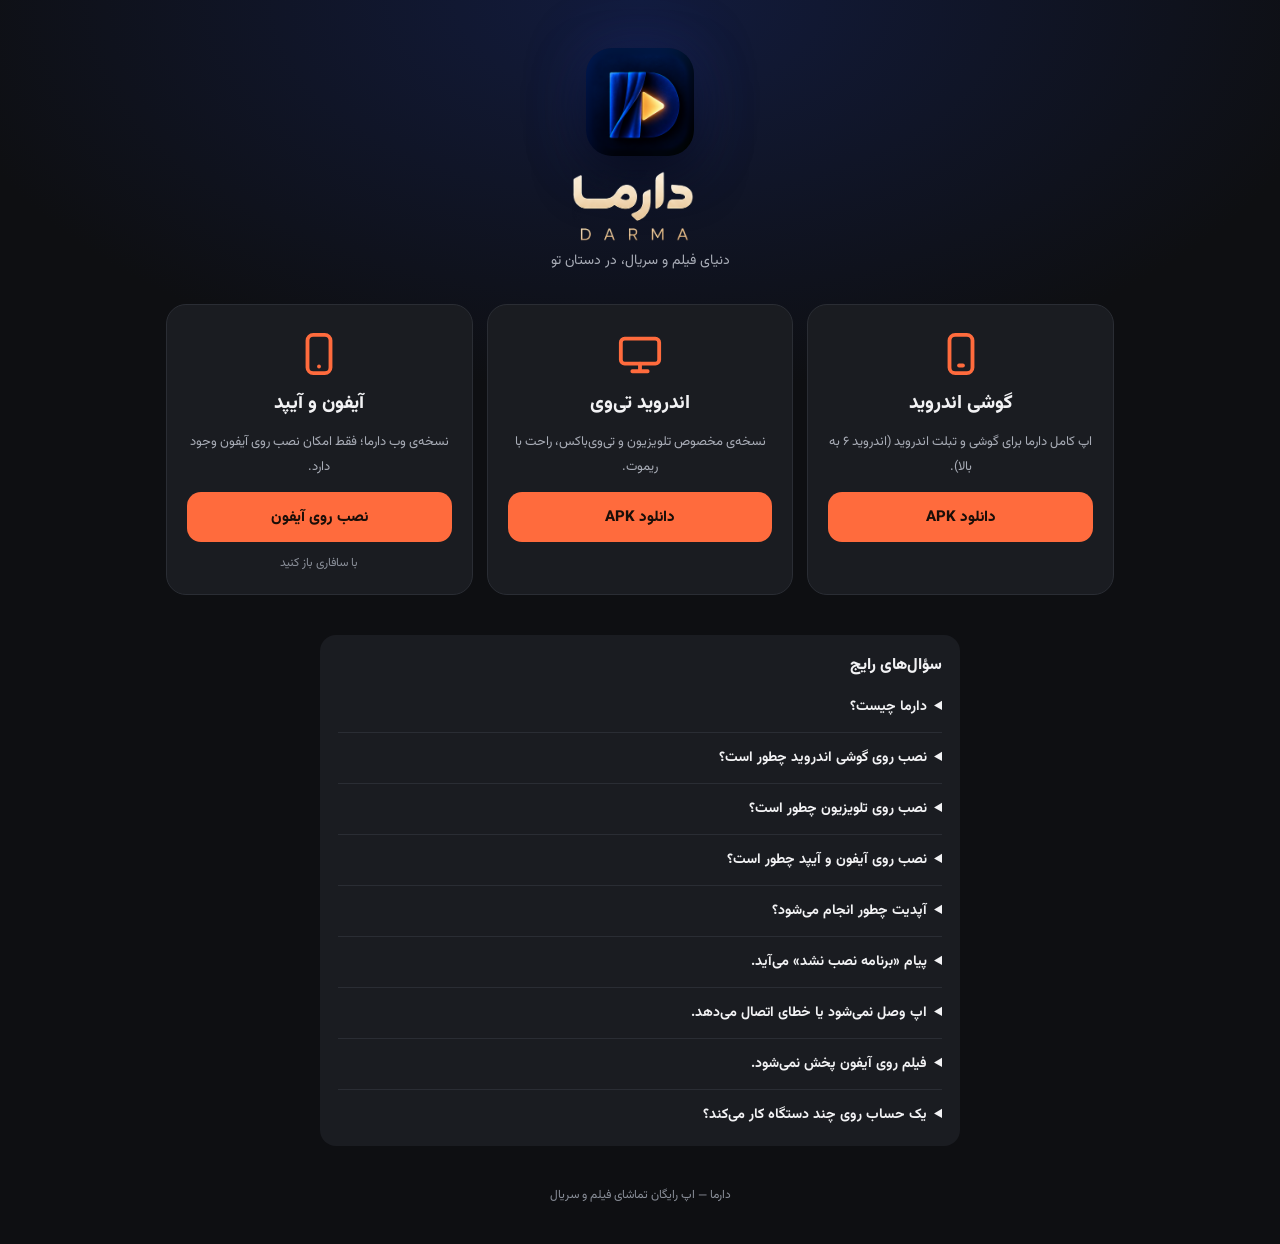
<file: index.html>
<!doctype html><html lang="fa" dir="rtl"><head><meta charset="utf-8"><meta http-equiv="Content-Security-Policy" content="default-src 'self'; script-src 'self'; style-src 'self' 'unsafe-inline'; img-src 'self' data:; font-src 'self'; object-src 'none'; frame-src 'none'; base-uri 'none'; form-action 'none'"><meta name="referrer" content="no-referrer"><meta name="viewport" content="width=device-width, initial-scale=1, viewport-fit=cover"><meta name="theme-color" content="#0E0F12"><meta name="description" content="دانلود رایگان اپ دارما برای تماشای آنلاین فیلم و سریال؛ نسخه‌ی گوشی اندروید، اندروید تی‌وی و آیفون، بدون تبلیغات و با همگام‌سازی بین دستگاه‌ها."><title>دارما | اپ تماشای فیلم و سریال برای اندروید، تلویزیون و آیفون</title><link rel="canonical" href="https://drcy63r.github.io/darma/"><meta name="robots" content="index, follow, max-image-preview:large"><meta name="google-site-verification" content="kXoTDj8hW6TkJNqLlJLl7bXmVuVTGxpjLCZeo1vr07A"><meta property="og:type" content="website"><meta property="og:site_name" content="دارما"><meta property="og:title" content="دارما | اپ تماشای فیلم و سریال"><meta property="og:description" content="دانلود رایگان اپ دارما برای تماشای آنلاین فیلم و سریال؛ نسخه‌ی گوشی اندروید، اندروید تی‌وی و آیفون، بدون تبلیغات و با همگام‌سازی بین دستگاه‌ها."><meta property="og:url" content="https://drcy63r.github.io/darma/"><meta property="og:image" content="https://drcy63r.github.io/darma/app/icons/icon-512.png"><meta property="og:image:width" content="512"><meta property="og:image:height" content="512"><meta property="og:locale" content="fa_IR"><meta name="twitter:card" content="summary"><meta name="twitter:title" content="دارما | اپ تماشای فیلم و سریال"><meta name="twitter:description" content="دانلود رایگان اپ دارما برای تماشای آنلاین فیلم و سریال؛ نسخه‌ی گوشی اندروید، اندروید تی‌وی و آیفون، بدون تبلیغات و با همگام‌سازی بین دستگاه‌ها."><meta name="twitter:image" content="https://drcy63r.github.io/darma/app/icons/icon-512.png"><meta name="application-name" content="دارما"><script type="application/ld+json">{"@context":"https://schema.org","@graph":[{"@type":"WebSite","name":"دارما","alternateName":["Darma","اپ دارما","Darma App"],"url":"https://drcy63r.github.io/darma/","inLanguage":"fa"},{"@type":"MobileApplication","name":"دارما","alternateName":["Darma","اپ دارما"],"url":"https://drcy63r.github.io/darma/","description":"دانلود رایگان اپ دارما برای تماشای آنلاین فیلم و سریال؛ نسخه‌ی گوشی اندروید، اندروید تی‌وی و آیفون، بدون تبلیغات و با همگام‌سازی بین دستگاه‌ها.","image":"https://drcy63r.github.io/darma/app/icons/icon-512.png","operatingSystem":"Android, Android TV, iOS","applicationCategory":"EntertainmentApplication","softwareVersion":"2.6","downloadUrl":"https://drcy63r.github.io/darma/Darma-v2.6.apk","inLanguage":"fa","offers":{"@type":"Offer","price":"0","priceCurrency":"USD"}}]}</script><link rel="icon" href="app/icons/icon-192.png"><link rel="apple-touch-icon" href="app/icons/apple-touch-icon.png"><style>@font-face{font-family:Vazirmatn;font-weight:400;font-display:swap;src:url(app/fonts/vazirmatn-regular.woff2) format("woff2")}@font-face{font-family:Vazirmatn;font-weight:700;font-display:swap;src:url(app/fonts/vazirmatn-bold.woff2) format("woff2")}@font-face{font-family:Vazirmatn;font-weight:800;font-display:swap;src:url(app/fonts/vazirmatn-extrabold.woff2) format("woff2")}:root{--bg: #0E0F12;--surface: #1A1C21;--surface-high: #24262C;--border: #2A2D34;--text: #F2F2F4;--text2: #C9CCD4;--muted: #A9ADB7;--faint: #8A8F99;--accent: #FF6B3D;--on-accent: #1A0E08}*{box-sizing:border-box}html,body{margin:0;background:var(--bg);color:var(--text);font-family:Vazirmatn,Tahoma,sans-serif}body{background:radial-gradient(ellipse 80% 45% at 50% 0%,#121B3D 0%,var(--bg) 70%) no-repeat,var(--bg);min-height:100vh}a{color:inherit;text-decoration:none}:focus-visible{outline:2px solid #fff;outline-offset:3px;border-radius:12px}.wrap{max-width:980px;margin:0 auto;padding:48px 16px 40px;display:flex;flex-direction:column;align-items:center;gap:14px;text-align:center}.logo{width:108px;height:108px;border-radius:26px;box-shadow:0 20px 50px #0009,0 0 60px #2846c859}.wordmark{height:72px}.slogan{margin:-6px 0 0;font-size:14px;font-weight:400;color:var(--muted)}.cards{width:100%;display:grid;grid-template-columns:repeat(auto-fit,minmax(260px,1fr));gap:14px;margin-top:18px}.card{position:relative;display:flex;flex-direction:column;align-items:center;gap:12px;padding:26px 20px 22px;border-radius:20px;background:var(--surface);border:1px solid var(--border)}.card.mine{border-color:var(--accent)}.card .tag{position:absolute;top:12px;left:12px;font-size:11px;font-weight:700;padding:2px 9px;border-radius:7px;background:var(--accent);color:var(--on-accent)}.card svg.big{width:46px;height:46px;color:var(--accent)}.card h2{margin:0;font-size:19px;font-weight:800}.card p{margin:0;font-size:13px;color:var(--muted);line-height:1.9;min-height:50px}.btn{width:100%;height:50px;border-radius:14px;display:inline-flex;align-items:center;justify-content:center;gap:8px;font-weight:800;font-size:15px;background:var(--accent);color:var(--on-accent)}.btn svg{width:20px;height:20px}.btn.ghost{background:var(--surface-high);color:var(--text)}.meta{font-size:12px;color:var(--faint)}.faq{width:100%;max-width:640px;margin-top:26px;background:var(--surface);border-radius:16px;padding:6px 18px;text-align:right}.faq h3{margin:12px 0 4px;font-size:16px;font-weight:800}.faq details{border-top:1px solid var(--border)}.faq details:first-of-type{border-top:0}summary{cursor:pointer;padding:14px 0;font-weight:700;font-size:14px}details ol{margin:0 0 14px;padding-right:20px;list-style:persian;color:var(--text2);line-height:2.1;font-size:14px}.gl{color:var(--accent)}footer{color:var(--faint);font-size:12px;margin-top:26px}</style></head><body><div class="wrap"><img class="logo" src="app/icons/icon-512.png" alt="لوگوی اپ دارما"><img class="wordmark" src="app/icons/wordmark.png" alt="دارما"><h1 class="slogan">دنیای فیلم و سریال، در دستان تو</h1><div class="cards"><div class="card" id="c-android"><span class="tag" hidden>گوشی شما</span><svg class="big" viewBox="0 0 24 24" aria-hidden="true"><rect x="6" y="2" width="12" height="20" rx="3" fill="none" stroke="currentColor" stroke-width="2"/><path d="M11 18h2" stroke="currentColor" stroke-width="2" stroke-linecap="round"/></svg><h2>گوشی اندروید</h2><p>اپ کامل دارما برای گوشی و تبلت اندروید (اندروید ۶ به بالا).</p><a class="btn" href="Darma-v2.6.apk" download>دانلود APK</a></div><div class="card" id="c-tv"><span class="tag" hidden>دستگاه شما</span><svg class="big" viewBox="0 0 24 24" aria-hidden="true"><rect x="2" y="4" width="20" height="13" rx="2" fill="none" stroke="currentColor" stroke-width="2"/><path d="M8 21h8M12 17v4" fill="none" stroke="currentColor" stroke-width="2" stroke-linecap="round"/></svg><h2>اندروید تی‌وی</h2><p>نسخه‌ی مخصوص تلویزیون و تی‌وی‌باکس، راحت با ریموت.</p><a class="btn" href="Darma-v2.6.apk" download>دانلود APK</a></div><div class="card" id="c-ios"><span class="tag" hidden>گوشی شما</span><svg class="big" viewBox="0 0 24 24" aria-hidden="true"><rect x="6" y="2" width="12" height="20" rx="3" fill="none" stroke="currentColor" stroke-width="2"/><circle cx="12" cy="18.5" r="1" fill="currentColor"/></svg><h2>آیفون و آیپد</h2><p>نسخه‌ی وب دارما؛ فقط امکان نصب روی آیفون وجود دارد.</p><a class="btn" href="app/">نصب روی آیفون</a><span class="meta">با سافاری باز کنید</span></div></div><section class="faq"><h3>سؤال‌های رایج</h3><details><summary>دارما چیست؟</summary><ol><li>دارما یک اپلیکیشن رایگان برای تماشای آنلاین فیلم و سریال است که روی گوشی اندروید، اندروید تی‌وی و تی‌وی‌باکس، و آیفون و آیپد کار می‌کند.</li><li>اپ دارما کاملاً رایگان است، تبلیغات ندارد و برای تماشا لازم نیست ثبت‌نام کنید.</li><li>اگر حساب بسازید، علاقه‌مندی‌ها و ادامه‌ی تماشای فیلم‌ها و سریال‌ها بین گوشی و تلویزیون همگام می‌شود.</li></ol></details><details><summary>نصب روی گوشی اندروید چطور است؟</summary><ol><li>«دانلود APK» گوشی اندروید را بزنید و صبر کنید دانلود تمام شود.</li><li>فایل دانلودشده را باز کنید؛ اگر پرسید، اجازه‌ی نصب از این منبع را بدهید.</li><li>«نصب» را بزنید.</li><li><a class="gl" href="guide/android.html">راهنمای کامل نصب روی گوشی اندروید</a></li></ol></details><details><summary>نصب روی تلویزیون چطور است؟</summary><ol><li>همین صفحه را با مرورگر تلویزیون باز کنید و «دانلود APK» اندروید تی‌وی را بزنید.</li><li>بعد از دانلود، فایل را باز کنید و «نصب» را بزنید؛ اگر پرسید، اجازه‌ی نصب را بدهید.</li><li><a class="gl" href="guide/android-tv.html">راهنمای کامل نصب روی تلویزیون</a></li></ol></details><details><summary>نصب روی آیفون و آیپد چطور است؟</summary><ol><li>این صفحه را با <b>سافاری</b> باز کنید و «نصب روی آیفون» را بزنید.</li><li>پایین صفحه دکمه‌ی <b>اشتراک‌گذاری</b> را بزنید و <b>Add to Home Screen</b> را انتخاب کنید.</li><li>از این به بعد دارما را با آیکونش از صفحه‌ی اصلی آیفون باز کنید.</li><li><a class="gl" href="guide/iphone.html">راهنمای کامل آیفون و پخش با VLC</a></li></ol></details><details><summary>آپدیت چطور انجام می‌شود؟</summary><ol><li>اندروید و تلویزیون: وقتی نسخه‌ی تازه بیاید خود اپ خبر می‌دهد؛ APK تازه را روی همان قبلی نصب کنید، لازم نیست اول پاکش کنید.</li><li>آیفون: خودکار است؛ کافی است اپ را ببندید و دوباره باز کنید.</li></ol></details><details><summary>پیام «برنامه نصب نشد» می‌آید.</summary><ol><li>جای خالی گوشی را بررسی کنید.</li><li>اگر نسخه‌ی قبلی را از جای دیگری گرفته‌اید، اول آن را پاک کنید و دوباره نصب کنید؛ با ورود به حسابتان علاقه‌مندی‌ها و ادامه‌ی تماشا برمی‌گردند.</li></ol></details><details><summary>اپ وصل نمی‌شود یا خطای اتصال می‌دهد.</summary><ol><li>دارما فقط از داخل ایران کار می‌کند؛ اگر فیلترشکن (VPN) روشن است، خاموشش کنید.</li><li>اینترنت را بررسی کنید و «تلاش دوباره» را بزنید.</li></ol></details><details><summary>فیلم روی آیفون پخش نمی‌شود.</summary><ol><li><b>فیلترشکن (VPN) را خاموش کنید.</b> با فیلترشکن روشن، اپ باز می‌شود ولی فیلم‌ها پخش نمی‌شوند.</li><li>آیفون فیلم‌ها را خودش پخش نمی‌کند؛ اپ رایگان <b>VLC</b> را از App Store نصب کنید، دارما فیلم‌ها و تریلرها را در آن باز می‌کند.</li></ol></details><details><summary>یک حساب روی چند دستگاه کار می‌کند؟</summary><ol><li>بله؛ با یک حساب روی گوشی، تلویزیون و آیفون وارد شوید، علاقه‌مندی‌ها و ادامه‌ی تماشا همه‌جا یکی است.</li><li>برای ورود به تلویزیون: در گوشی به «حساب ← ورود به تلویزیون» بروید و کد ۶ رقمی‌ای را که تلویزیون نشان می‌دهد وارد کنید.</li></ol></details></section><footer>دارما — اپ رایگان تماشای فیلم و سریال</footer></div><script src="dl.js"></script></body></html>
</file>
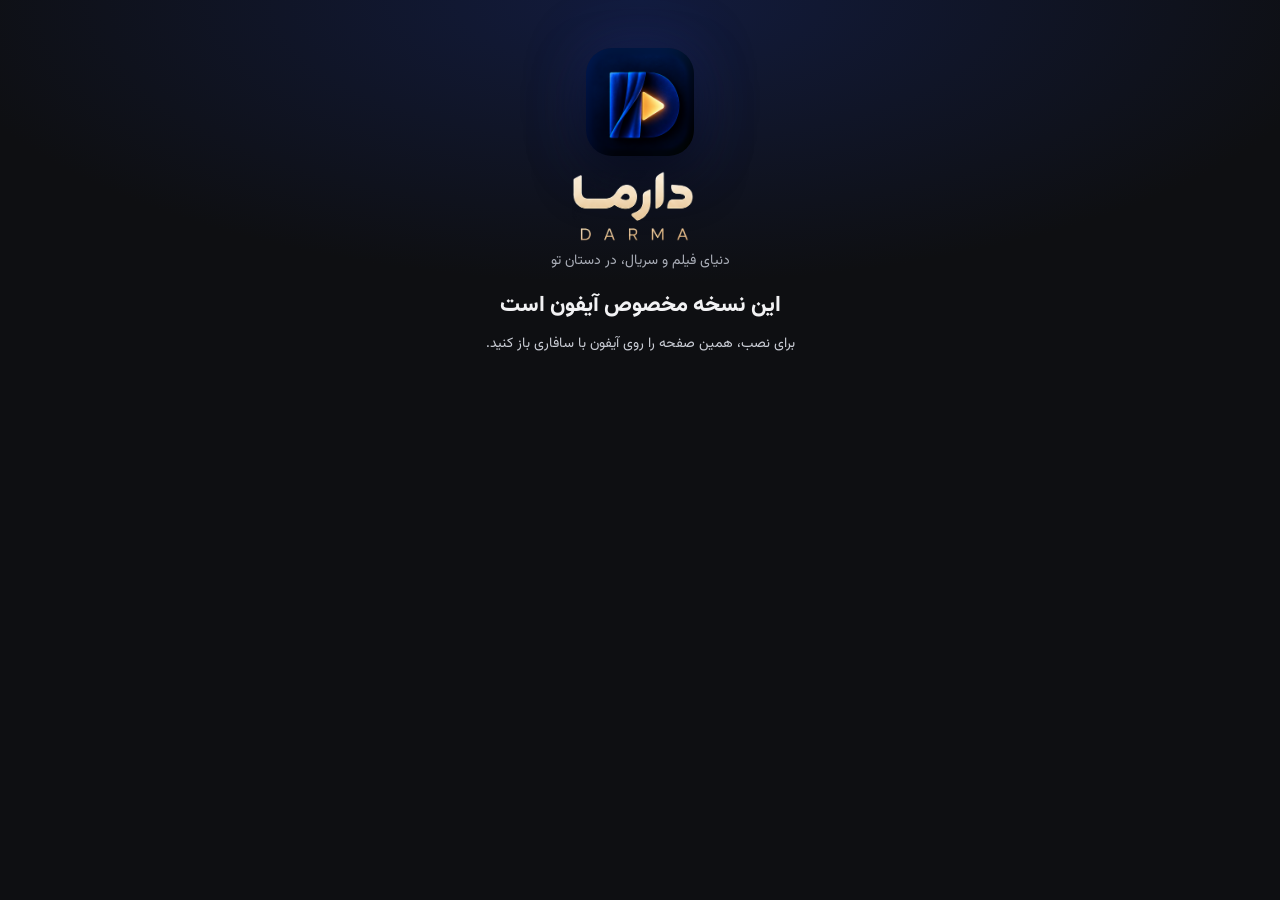
<file: app/index.html>
<!doctype html><html lang="fa" dir="rtl"><head><meta charset="utf-8"><meta http-equiv="Content-Security-Policy" content="default-src 'self'; script-src 'self'; style-src 'self' 'unsafe-inline'; img-src 'self' https: data: blob:; media-src https: blob:; connect-src 'self' https://p1.geexon.ir; font-src 'self'; manifest-src 'self'; worker-src 'self'; object-src 'none'; frame-src 'none'; base-uri 'none'; form-action 'none'"><meta name="referrer" content="no-referrer"><meta name="robots" content="noindex, follow"><meta name="viewport" content="width=device-width, initial-scale=1, maximum-scale=1, user-scalable=no, viewport-fit=cover"><meta name="theme-color" content="#0E0F12"><meta name="apple-mobile-web-app-capable" content="yes"><meta name="mobile-web-app-capable" content="yes"><meta name="apple-mobile-web-app-status-bar-style" content="black-translucent"><meta name="apple-mobile-web-app-title" content="Darma"><title>دارما</title><link rel="manifest" href="manifest.webmanifest"><link rel="icon" href="icons/icon-192.png"><link rel="apple-touch-icon" sizes="180x180" href="[data-uri]"><link rel="stylesheet" href="s.css?v=ad548fde"><script src="g.js?v=4d9a3b6e"></script></head><body><section class="install" id="install"><img class="logo" src="icons/icon-512.png" alt=""><img class="wordmark" src="icons/wordmark.png" alt="دارما"><span class="slogan">دنیای فیلم و سریال، در دستان تو</span><div class="guide" id="ios-guide" hidden><h1>نصب دارما روی آیفون</h1><p class="lead">چهار قدم ساده؛ کمتر از یک دقیقه.</p><div class="note" id="not-safari" hidden><p>این صفحه را باید با <strong>سافاری</strong> باز کنید؛ مرورگرهای دیگر آیفون نصب را پشتیبانی نمی‌کنند.</p><button class="ghost" id="copy-link" type="button">کپی لینک برای باز کردن در سافاری</button></div><ol class="steps"><li class="step"><b>۱</b><div><span>پایین صفحه دکمه‌ی <strong>اشتراک‌گذاری</strong> را بزنید.</span><span class="hint">در iOS 26 اول دکمه‌ی <svg class="ic" viewBox="0 0 24 24" aria-hidden="true"><circle cx="6" cy="12" r="1.8" fill="currentColor"/><circle cx="12" cy="12" r="1.8" fill="currentColor"/><circle cx="18" cy="12" r="1.8" fill="currentColor"/></svg> را بزنید، بعد «Share».</span></div><i class="key"><svg class="ic" viewBox="0 0 24 24" aria-hidden="true"><path d="M12 3v12M8 7l4-4 4 4M6 11H5v10h14V11h-1" fill="none" stroke="currentColor" stroke-width="2" stroke-linecap="round" stroke-linejoin="round"/></svg></i></li><li class="step"><b>۲</b><div><span>در فهرست، <strong>Add to Home Screen</strong> را بزنید.</span><span class="hint">اگر نبود، کمی پایین بروید یا «View More» را بزنید.</span></div><i class="key"><svg class="ic" viewBox="0 0 24 24" aria-hidden="true"><rect x="3.5" y="3.5" width="17" height="17" rx="4" fill="none" stroke="currentColor" stroke-width="2"/><path d="M12 8v8M8 12h8" stroke="currentColor" stroke-width="2" stroke-linecap="round"/></svg></i></li><li class="step"><b>۳</b><div><span>«Open as Web App» روشن بماند و <strong>Add</strong> را بزنید.</span></div><i class="key txt">Add</i></li><li class="step"><b>۴</b><div><span>دارما را از <strong>آیکونش روی صفحه‌ی اصلی</strong> باز کنید.</span><span class="hint">از این به بعد مثل یک اپ کامل، تمام‌صفحه باز می‌شود.</span></div><img class="key app" src="icons/apple-touch-icon.png" alt=""></li></ol><div class="pointer" id="pointer" aria-hidden="true"><svg viewBox="0 0 24 24"><path d="M12 4v15M6 13l6 6 6-6" fill="none" stroke="currentColor" stroke-width="2.4" stroke-linecap="round" stroke-linejoin="round"/></svg></div></div><div class="guide" id="other-guide" hidden><h1>این نسخه مخصوص آیفون است</h1><p class="lead" id="other-text">برای نصب، همین صفحه را روی آیفون با سافاری باز کنید.</p><a class="pbtn" id="other-btn" href="../" hidden>دانلود اپ اندروید</a></div></section><div id="app"><div id="stack"></div><nav class="navbar" aria-label="بخش‌ها" hidden></nav></div><script src="d.js?v=212c7c3a"></script></body></html>
</file>
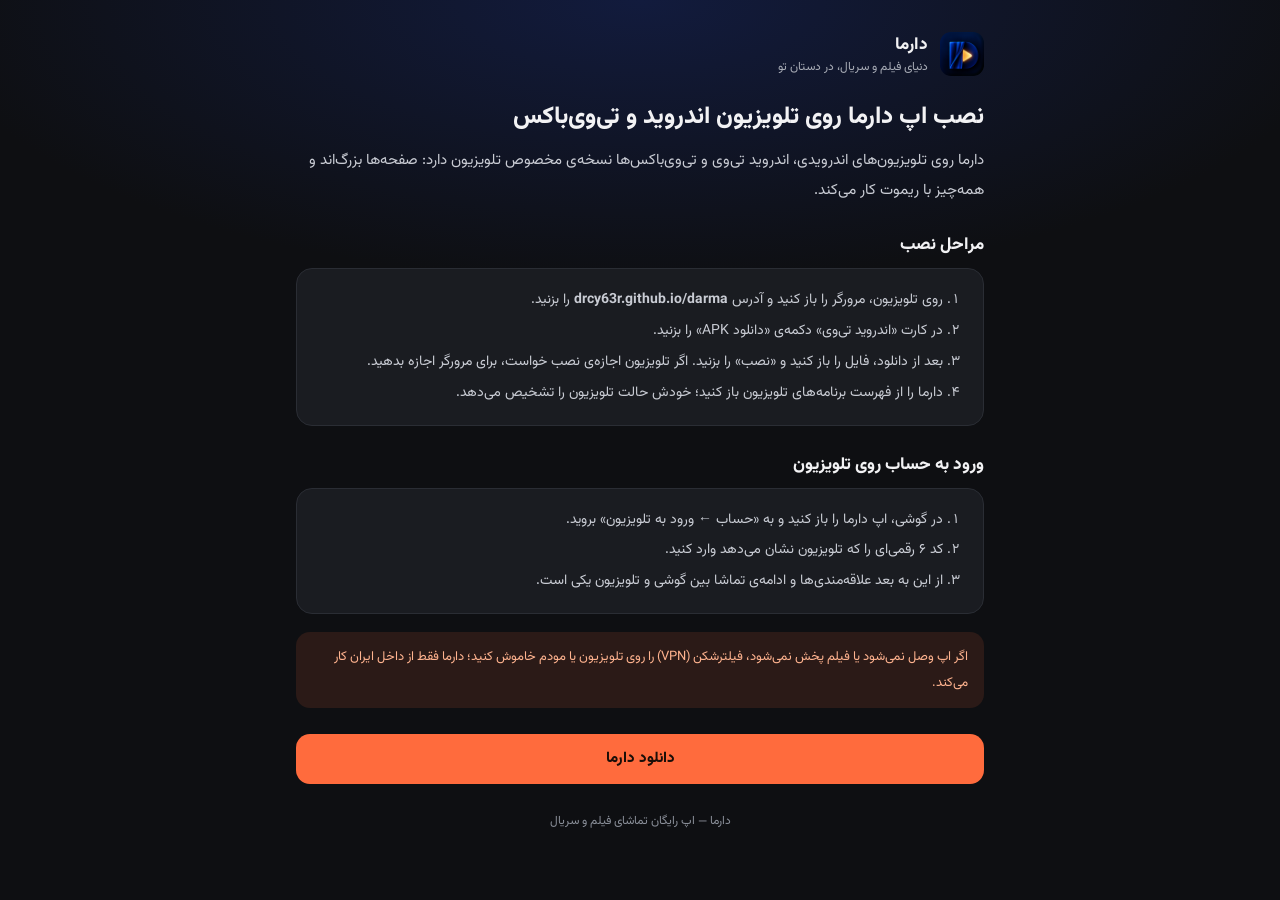
<file: guide/android-tv.html>
<!doctype html><html lang="fa" dir="rtl"><head><meta charset="utf-8"><meta http-equiv="Content-Security-Policy" content="default-src 'self'; script-src 'none'; style-src 'self'; img-src 'self' data:; font-src 'self'; object-src 'none'; frame-src 'none'; base-uri 'none'; form-action 'none'"><meta name="referrer" content="no-referrer"><meta name="viewport" content="width=device-width, initial-scale=1, viewport-fit=cover"><meta name="theme-color" content="#0E0F12"><title>نصب اپ دارما روی تلویزیون اندروید و تی‌وی‌باکس | دارما</title><meta name="description" content="آموزش نصب اپ فیلم و سریال دارما روی تلویزیون اندرویدی، اندروید تی‌وی و تی‌وی‌باکس؛ رایگان و بدون تبلیغات، با کنترل کامل با ریموت."><link rel="canonical" href="https://drcy63r.github.io/darma/guide/android-tv.html"><meta property="og:type" content="article"><meta property="og:site_name" content="دارما"><meta property="og:title" content="نصب اپ دارما روی تلویزیون اندروید و تی‌وی‌باکس"><meta property="og:description" content="آموزش نصب اپ فیلم و سریال دارما روی تلویزیون اندرویدی، اندروید تی‌وی و تی‌وی‌باکس؛ رایگان و بدون تبلیغات، با کنترل کامل با ریموت."><meta property="og:url" content="https://drcy63r.github.io/darma/guide/android-tv.html"><meta property="og:image" content="https://drcy63r.github.io/darma/app/icons/icon-512.png"><meta property="og:locale" content="fa_IR"><link rel="icon" href="../app/icons/icon-192.png"><link rel="stylesheet" href="guide.css"></head><body><div class="wrap"><a class="top" href="../"><img src="../app/icons/icon-192.png" alt="لوگوی اپ دارما"><div><b>دارما</b><span>دنیای فیلم و سریال، در دستان تو</span></div></a><h1>نصب اپ دارما روی تلویزیون اندروید و تی‌وی‌باکس</h1><p class="lead">دارما روی تلویزیون‌های اندرویدی، اندروید تی‌وی و تی‌وی‌باکس‌ها نسخه‌ی مخصوص تلویزیون دارد: صفحه‌ها بزرگ‌اند و همه‌چیز با ریموت کار می‌کند.</p><h2>مراحل نصب</h2><div class="box"><ol><li>روی تلویزیون، مرورگر را باز کنید و آدرس <b>drcy63r.github.io/darma</b> را بزنید.</li><li>در کارت «اندروید تی‌وی» دکمه‌ی «دانلود APK» را بزنید.</li><li>بعد از دانلود، فایل را باز کنید و «نصب» را بزنید. اگر تلویزیون اجازه‌ی نصب خواست، برای مرورگر اجازه بدهید.</li><li>دارما را از فهرست برنامه‌های تلویزیون باز کنید؛ خودش حالت تلویزیون را تشخیص می‌دهد.</li></ol></div><h2>ورود به حساب روی تلویزیون</h2><div class="box"><ol><li>در گوشی، اپ دارما را باز کنید و به «حساب ← ورود به تلویزیون» بروید.</li><li>کد ۶ رقمی‌ای را که تلویزیون نشان می‌دهد وارد کنید.</li><li>از این به بعد علاقه‌مندی‌ها و ادامه‌ی تماشا بین گوشی و تلویزیون یکی است.</li></ol></div><div class="note">اگر اپ وصل نمی‌شود یا فیلم پخش نمی‌شود، فیلترشکن (VPN) را روی تلویزیون یا مودم خاموش کنید؛ دارما فقط از داخل ایران کار می‌کند.</div><a class="cta" href="../">دانلود دارما</a><footer>دارما — اپ رایگان تماشای فیلم و سریال</footer></div></body></html>
</file>
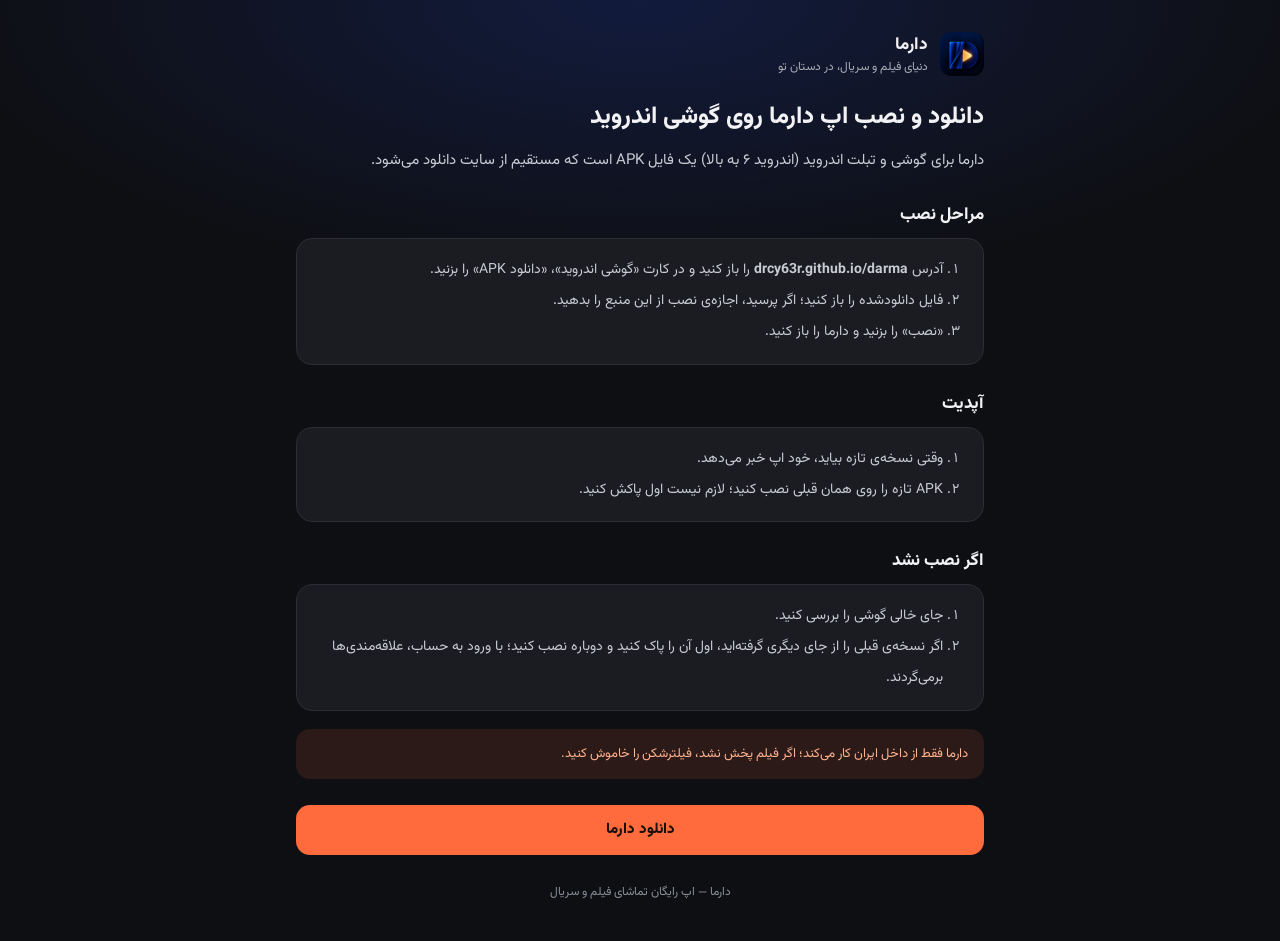
<file: guide/android.html>
<!doctype html><html lang="fa" dir="rtl"><head><meta charset="utf-8"><meta http-equiv="Content-Security-Policy" content="default-src 'self'; script-src 'none'; style-src 'self'; img-src 'self' data:; font-src 'self'; object-src 'none'; frame-src 'none'; base-uri 'none'; form-action 'none'"><meta name="referrer" content="no-referrer"><meta name="viewport" content="width=device-width, initial-scale=1, viewport-fit=cover"><meta name="theme-color" content="#0E0F12"><title>دانلود و نصب اپ دارما روی گوشی اندروید | دارما</title><meta name="description" content="دانلود مستقیم اپ دارما برای گوشی و تبلت اندروید (اندروید ۶ به بالا)؛ تماشای آنلاین فیلم و سریال ایرانی و خارجی، رایگان و بدون تبلیغات."><link rel="canonical" href="https://drcy63r.github.io/darma/guide/android.html"><meta property="og:type" content="article"><meta property="og:site_name" content="دارما"><meta property="og:title" content="دانلود و نصب اپ دارما روی گوشی اندروید"><meta property="og:description" content="دانلود مستقیم اپ دارما برای گوشی و تبلت اندروید (اندروید ۶ به بالا)؛ تماشای آنلاین فیلم و سریال ایرانی و خارجی، رایگان و بدون تبلیغات."><meta property="og:url" content="https://drcy63r.github.io/darma/guide/android.html"><meta property="og:image" content="https://drcy63r.github.io/darma/app/icons/icon-512.png"><meta property="og:locale" content="fa_IR"><link rel="icon" href="../app/icons/icon-192.png"><link rel="stylesheet" href="guide.css"></head><body><div class="wrap"><a class="top" href="../"><img src="../app/icons/icon-192.png" alt="لوگوی اپ دارما"><div><b>دارما</b><span>دنیای فیلم و سریال، در دستان تو</span></div></a><h1>دانلود و نصب اپ دارما روی گوشی اندروید</h1><p class="lead">دارما برای گوشی و تبلت اندروید (اندروید ۶ به بالا) یک فایل APK است که مستقیم از سایت دانلود می‌شود.</p><h2>مراحل نصب</h2><div class="box"><ol><li>آدرس <b>drcy63r.github.io/darma</b> را باز کنید و در کارت «گوشی اندروید»، «دانلود APK» را بزنید.</li><li>فایل دانلودشده را باز کنید؛ اگر پرسید، اجازه‌ی نصب از این منبع را بدهید.</li><li>«نصب» را بزنید و دارما را باز کنید.</li></ol></div><h2>آپدیت</h2><div class="box"><ol><li>وقتی نسخه‌ی تازه بیاید، خود اپ خبر می‌دهد.</li><li>APK تازه را روی همان قبلی نصب کنید؛ لازم نیست اول پاکش کنید.</li></ol></div><h2>اگر نصب نشد</h2><div class="box"><ol><li>جای خالی گوشی را بررسی کنید.</li><li>اگر نسخه‌ی قبلی را از جای دیگری گرفته‌اید، اول آن را پاک کنید و دوباره نصب کنید؛ با ورود به حساب، علاقه‌مندی‌ها برمی‌گردند.</li></ol></div><div class="note">دارما فقط از داخل ایران کار می‌کند؛ اگر فیلم پخش نشد، فیلترشکن را خاموش کنید.</div><a class="cta" href="../">دانلود دارما</a><footer>دارما — اپ رایگان تماشای فیلم و سریال</footer></div></body></html>
</file>
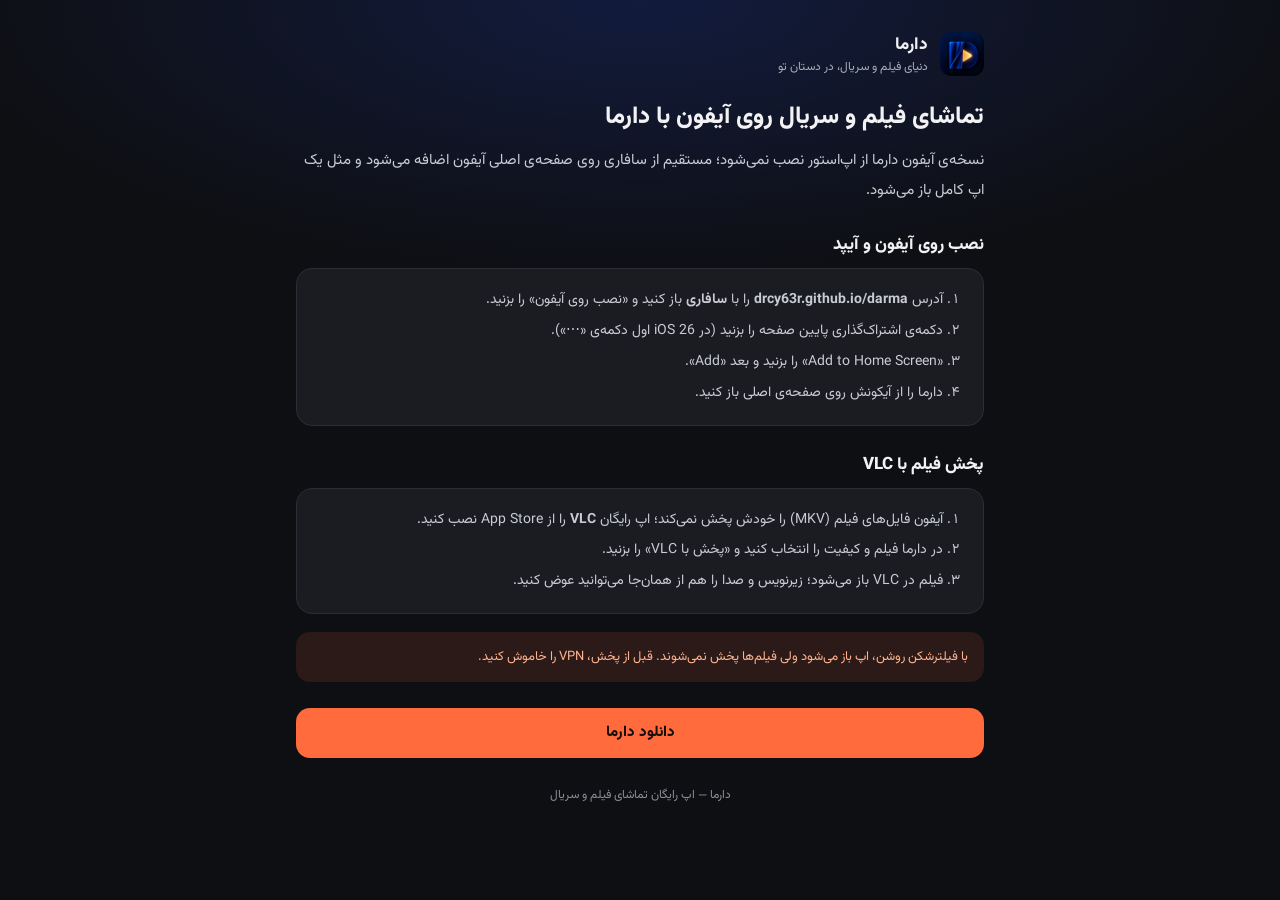
<file: guide/iphone.html>
<!doctype html><html lang="fa" dir="rtl"><head><meta charset="utf-8"><meta http-equiv="Content-Security-Policy" content="default-src 'self'; script-src 'none'; style-src 'self'; img-src 'self' data:; font-src 'self'; object-src 'none'; frame-src 'none'; base-uri 'none'; form-action 'none'"><meta name="referrer" content="no-referrer"><meta name="viewport" content="width=device-width, initial-scale=1, viewport-fit=cover"><meta name="theme-color" content="#0E0F12"><title>تماشای فیلم و سریال روی آیفون با دارما | دارما</title><meta name="description" content="آموزش نصب دارما روی آیفون و آیپد و تماشای فیلم و سریال با اپ رایگان VLC؛ بدون نیاز به اپ‌استور."><link rel="canonical" href="https://drcy63r.github.io/darma/guide/iphone.html"><meta property="og:type" content="article"><meta property="og:site_name" content="دارما"><meta property="og:title" content="تماشای فیلم و سریال روی آیفون با دارما"><meta property="og:description" content="آموزش نصب دارما روی آیفون و آیپد و تماشای فیلم و سریال با اپ رایگان VLC؛ بدون نیاز به اپ‌استور."><meta property="og:url" content="https://drcy63r.github.io/darma/guide/iphone.html"><meta property="og:image" content="https://drcy63r.github.io/darma/app/icons/icon-512.png"><meta property="og:locale" content="fa_IR"><link rel="icon" href="../app/icons/icon-192.png"><link rel="stylesheet" href="guide.css"></head><body><div class="wrap"><a class="top" href="../"><img src="../app/icons/icon-192.png" alt="لوگوی اپ دارما"><div><b>دارما</b><span>دنیای فیلم و سریال، در دستان تو</span></div></a><h1>تماشای فیلم و سریال روی آیفون با دارما</h1><p class="lead">نسخه‌ی آیفون دارما از اپ‌استور نصب نمی‌شود؛ مستقیم از سافاری روی صفحه‌ی اصلی آیفون اضافه می‌شود و مثل یک اپ کامل باز می‌شود.</p><h2>نصب روی آیفون و آیپد</h2><div class="box"><ol><li>آدرس <b>drcy63r.github.io/darma</b> را با <b>سافاری</b> باز کنید و «نصب روی آیفون» را بزنید.</li><li>دکمه‌ی اشتراک‌گذاری پایین صفحه را بزنید (در iOS 26 اول دکمه‌ی «⋯»).</li><li>«Add to Home Screen» را بزنید و بعد «Add».</li><li>دارما را از آیکونش روی صفحه‌ی اصلی باز کنید.</li></ol></div><h2>پخش فیلم با VLC</h2><div class="box"><ol><li>آیفون فایل‌های فیلم (MKV) را خودش پخش نمی‌کند؛ اپ رایگان <b>VLC</b> را از App Store نصب کنید.</li><li>در دارما فیلم و کیفیت را انتخاب کنید و «پخش با VLC» را بزنید.</li><li>فیلم در VLC باز می‌شود؛ زیرنویس و صدا را هم از همان‌جا می‌توانید عوض کنید.</li></ol></div><div class="note">با فیلترشکن روشن، اپ باز می‌شود ولی فیلم‌ها پخش نمی‌شوند. قبل از پخش، VPN را خاموش کنید.</div><a class="cta" href="../">دانلود دارما</a><footer>دارما — اپ رایگان تماشای فیلم و سریال</footer></div></body></html>
</file>
<file: app/s.css>
@font-face{font-family:Vazirmatn;font-weight:400;font-display:swap;src:url(fonts/vazirmatn-regular.woff2) format("woff2")}@font-face{font-family:Vazirmatn;font-weight:500;font-display:swap;src:url(fonts/vazirmatn-medium.woff2) format("woff2")}@font-face{font-family:Vazirmatn;font-weight:700;font-display:swap;src:url(fonts/vazirmatn-bold.woff2) format("woff2")}@font-face{font-family:Vazirmatn;font-weight:800;font-display:swap;src:url(fonts/vazirmatn-extrabold.woff2) format("woff2")}:root{--bg: #0E0F12;--surface: #1A1C21;--surface-high: #24262C;--chip: #1E2026;--border: #2A2D34;--navbar: #15161A;--text: #F2F2F4;--text2: #C9CCD4;--muted: #A9ADB7;--faint: #8A8F99;--accent: #FF6B3D;--accent-soft: rgba(255,107,61,.2);--on-accent: #1A0E08;--star: #F5B83D;--error: #FF6B6B}*{box-sizing:border-box;-webkit-tap-highlight-color:transparent}html,body{margin:0;background:var(--bg);color:var(--text);font-family:Vazirmatn,Tahoma,sans-serif}a{color:inherit;text-decoration:none}button{font:inherit;color:inherit;background:none;border:0;padding:0;cursor:pointer}svg{display:block}:focus-visible{outline:2px solid #fff;outline-offset:2px;border-radius:10px}[hidden]{display:none!important}html.browser #app,html.installed #install{display:none}html.browser body{background:radial-gradient(ellipse 80% 45% at 50% 0%,#121B3D 0%,var(--bg) 70%) no-repeat,var(--bg);min-height:100vh}.install{-webkit-font-smoothing:auto;min-height:100vh;max-width:460px;margin:0 auto;padding:48px 24px 32px;display:flex;flex-direction:column;align-items:center;gap:16px;text-align:center}.install .logo{width:108px;height:108px;border-radius:26px;box-shadow:0 20px 50px #0009,0 0 60px #2846c859}.install .wordmark{height:72px;margin-top:-2px}.install .slogan{margin-top:-8px;font-size:14px;line-height:normal;color:var(--muted)}.install h1{margin:6px 0 0;font-size:22px;font-weight:800}.install .lead{margin:0;color:var(--text2);font-size:14px;line-height:2}.guide{width:100%;display:flex;flex-direction:column;align-items:center;gap:12px}.steps{width:100%;list-style:none;margin:6px 0 0;padding:0;display:flex;flex-direction:column;gap:10px}.step{display:flex;align-items:center;gap:12px;padding:14px;border-radius:16px;background:var(--surface);text-align:right;font-size:14px;line-height:1.9}.step>b{flex:0 0 30px;height:30px;border-radius:50%;background:var(--accent);color:var(--on-accent);display:grid;place-items:center;font-weight:800}.step>div{flex:1;display:flex;flex-direction:column;min-width:0}.step .hint{color:var(--muted);font-size:12px;line-height:1.8}.step .key{flex:0 0 44px;height:44px;border-radius:12px;background:#2c2e35;display:grid;place-items:center;color:#4c8dff;font-style:normal}.step .key.txt{font-size:15px;font-weight:700;direction:ltr}.step .key.app{object-fit:cover;padding:0;background:none}.step .ic{width:24px;height:24px}.step .hint .ic{display:inline-block;width:16px;height:16px;vertical-align:-3px;color:#4c8dff}.install .note{width:100%;padding:14px;border-radius:16px;background:#ff6b3d1f;color:#ffb38f;font-size:13px;line-height:1.9}.install .note p{margin:0 0 10px}.install .ghost{width:100%;height:42px;border-radius:12px;border:1px solid rgba(255,179,143,.5);background:none;color:#ffb38f;font:inherit;font-weight:700}.install .pbtn{width:100%;margin-top:6px;text-decoration:none}.pointer{position:fixed;bottom:calc(10px + env(safe-area-inset-bottom));left:50%;width:40px;height:40px;margin-left:-20px;color:var(--accent);animation:dpoint 1.4s ease-in-out infinite;pointer-events:none}.pointer svg{width:100%;height:100%}@keyframes dpoint{0%,to{transform:translateY(0)}50%{transform:translateY(8px)}}html.installed{--app-h: 100vh;--app-h: 100dvh;--app-gap: 0px}html.installed.ios{--app-h: 100vh;--app-h: 100lvh;--app-gap: calc(100lvh - 100dvh) }html.installed,html.installed *{-webkit-user-select:none;user-select:none;-webkit-touch-callout:none}html.installed input,html.installed textarea{-webkit-user-select:text;user-select:text}html.installed a,html.installed img,html.installed video{-webkit-user-drag:none;user-drag:none}html.installed,html.installed body{background:var(--navbar)}html.installed{touch-action:manipulation;-webkit-text-size-adjust:100%;text-size-adjust:100%}html.installed,html.installed body{height:var(--app-h);overflow:hidden;overscroll-behavior:none}html.installed #app,html.installed .splash,html.installed .maint,html.installed .plyr,html.installed .hfull,html.installed .preplay,html.installed .scrim,html.installed .sheet-scrim,html.installed .loverlay{bottom:auto;height:var(--app-h)}html.installed .toast{bottom:calc(env(safe-area-inset-bottom) + 64px - var(--app-gap))}html.installed .snack{bottom:calc(env(safe-area-inset-bottom) + 92px - var(--app-gap))}body{font-size:16px;line-height:24px;-webkit-font-smoothing:antialiased;-webkit-user-select:none;user-select:none;-webkit-touch-callout:none}input,textarea{-webkit-user-select:text;user-select:text}#app{position:fixed;inset:0;display:flex;flex-direction:column;background:var(--bg)}#stack{position:relative;flex:1;min-height:0}.screen{position:absolute;inset:0;display:flex;flex-direction:column;background:var(--bg);padding-top:env(safe-area-inset-top)}.screen[hidden]{display:none!important}.scroll{flex:1;min-height:0;overflow-y:auto;overflow-x:hidden;-webkit-overflow-scrolling:touch;overscroll-behavior:contain}.screen.no-nav .scroll:last-child,.screen.no-nav>.pad-bottom{padding-bottom:env(safe-area-inset-bottom)}.mir{transform:scaleX(-1)}.ico{display:inline-block;vertical-align:middle;width:24px;height:24px;flex:none}.ico svg{width:100%;height:100%}.ellipsis{white-space:nowrap;overflow:hidden;text-overflow:ellipsis}.clamp2,.clamp3{display:-webkit-box;-webkit-box-orient:vertical;overflow:hidden}.clamp2{-webkit-line-clamp:2}.clamp3{-webkit-line-clamp:3}.rp{position:relative;overflow:hidden;cursor:pointer}.ripple{position:absolute;border-radius:50%;background:#ffffff1f;transform:scale(0);pointer-events:none;animation:ripple .45s ease-out forwards}@keyframes ripple{to{transform:scale(1);opacity:0}}.navbar{flex:none;display:flex;background:var(--navbar);padding-bottom:max(0px,calc(env(safe-area-inset-bottom) - var(--sys-gap, 0px)))}.navbar[hidden]{display:none!important}.nav-item{flex:1;height:80px;display:flex;flex-direction:column;align-items:center;padding-top:12px;gap:4px;color:var(--faint);font-size:11px;line-height:16px}.nav-item .ind{width:64px;height:32px;display:grid;place-items:center;border-radius:16px}.nav-item .ico{width:24px;height:24px}.nav-item.on{color:var(--accent);font-weight:700}.topbar{flex:none;display:flex;align-items:center;height:56px;padding:0 4px}.topbar .ttl{flex:1;min-width:0;font-size:22px;line-height:28px;font-weight:700;white-space:nowrap;overflow:hidden;text-overflow:ellipsis}.topbar .sp12{width:12px;flex:none}.tbi{width:48px;height:48px;flex:none;border-radius:50%;display:grid;place-items:center;color:var(--text)}.tbi .ico{width:24px;height:24px}.home-top{flex:none;display:flex;align-items:center;height:60px;padding:0 16px 0 4px}.home-top .brand{flex:1;display:flex;align-items:center;gap:10px}.home-top .logo{width:34px;height:34px;border-radius:9px}.home-top .wm{height:36px}.bellbox{position:relative}.bellbox .dot{position:absolute;top:12px;left:12px;width:9px;height:9px;border-radius:50%;background:var(--accent)}.sh{display:flex;align-items:center;justify-content:space-between;padding:0 16px 8px 8px}.sh h3{margin:0;flex:1;min-width:0;font-size:16px;line-height:24px;font-weight:700;white-space:nowrap;overflow:hidden;text-overflow:ellipsis;display:flex;align-items:center}.sh .more{display:flex;align-items:center;padding:6px 8px;border-radius:8px;color:var(--accent);font-size:12px}.sh .more .ico{width:18px;height:18px}.sec{padding-top:18px}.lrow{display:flex;gap:10px;padding:0 16px;overflow-x:auto;overflow-y:hidden;scrollbar-width:none;overscroll-behavior-x:contain}.lrow::-webkit-scrollbar,.hpager::-webkit-scrollbar{display:none}.lrow.g8{gap:8px}.lrow>*{flex:none}.chip{display:inline-flex;align-items:center;gap:6px;padding:7px 14px;border-radius:18px;background:var(--chip);font-size:13px;line-height:24px;font-weight:500;color:var(--text);white-space:nowrap}.chip .ico{width:16px;height:16px;color:var(--text2)}.chip.sel{background:var(--text);color:var(--bg);font-weight:700}.chip.sel .ico{color:var(--bg)}.rchip{display:inline-flex;align-items:center;border-radius:18px;background:var(--chip);white-space:nowrap}.rchip .lb{padding:7px 6px 7px 14px;font-size:13px;line-height:24px;color:var(--text);border-radius:18px}.rchip .x{display:grid;margin-left:4px;padding:5px;border-radius:50%;color:var(--muted)}.rchip .x .ico{width:14px;height:14px}.rchip.hl{background:var(--accent-soft)}.rchip.hl .lb{color:var(--accent)}.flow{display:flex;flex-wrap:wrap;gap:8px}.seg{display:flex;gap:4px;height:42px;padding:4px;border-radius:12px;background:var(--surface)}.seg button{flex:1;border-radius:9px;font-size:13px;font-weight:700;color:var(--muted);white-space:nowrap}.seg button.on{background:var(--text);color:var(--bg)}.pbtn{display:flex;align-items:center;justify-content:center;height:50px;padding:0 24px;border-radius:12px;background:var(--accent);color:var(--on-accent);font-size:15px;font-weight:800;gap:0}.pbtn .ico{width:20px;height:20px;margin-left:6px}.pbtn:disabled{background:var(--surface-high);color:var(--faint);cursor:default}.sbtn{display:flex;align-items:center;justify-content:center;height:46px;padding:0 16px;border-radius:12px;background:var(--surface);color:var(--text);font-size:14px;font-weight:700}.sbtn .ico{width:18px;height:18px;margin-left:6px}.full{width:100%}.tbtn{height:40px;padding:0 12px;border-radius:20px;font-size:14px;line-height:20px;font-weight:500;color:var(--accent)}.tbtn.b{font-weight:700}.tbtn.muted{color:var(--muted)}.tbtn.err{color:var(--error)}.tbtn.txt{color:var(--text)}.rib{width:40px;height:40px;border-radius:50%;background:#00000073;display:grid;place-items:center;color:var(--text)}.tile{flex:1;height:60px;border-radius:12px;background:var(--surface);display:flex;flex-direction:column;align-items:center;justify-content:center}.tile .ico{width:22px;height:22px}.tile span{font-size:11px;line-height:24px;margin-top:3px;white-space:nowrap}.ti{position:relative;overflow:hidden}.ti>img{position:absolute;inset:0;width:100%;height:100%;object-fit:cover}.ti>.fbt{position:absolute;left:8px;right:8px;bottom:8px;font-weight:800;color:var(--text);display:-webkit-box;-webkit-box-orient:vertical;-webkit-line-clamp:3;overflow:hidden}.ti.ok>.fbt{display:none}.sb{display:inline-flex;align-items:center;gap:3px;padding:2px 6px;border-radius:6px;background:#000000b3;color:var(--text);font-size:10px;line-height:24px;font-weight:700;white-space:nowrap}.sb .ico{width:11px;height:11px;color:var(--star)}.sb.acc{background:var(--accent);color:var(--on-accent)}.sb.soft{background:#ffffff24}.pc{width:112px;padding:2px;border-radius:10px;display:flex;flex-direction:column;gap:6px}.grid .pc{width:auto}.pc .art{position:relative;aspect-ratio:2/3;border-radius:10px;overflow:hidden}.pc .art .ti{position:absolute;inset:0}.pc .art .grad{position:absolute;left:0;right:0;bottom:0;height:56px;background:linear-gradient(transparent,#0009)}.pc .art .b-imdb{position:absolute;top:6px;right:6px}.pc .art .b-year{position:absolute;top:6px;left:6px}.pc .art .b-year.low{top:auto;bottom:6px}.pc .art .rm{position:absolute;top:0;left:0}.pc .nm{font-size:12px;font-weight:500;padding:0 2px;white-space:nowrap;overflow:hidden;text-overflow:ellipsis}.rmb{margin:5px;width:26px;height:26px;border-radius:50%;background:#000c;display:grid;place-items:center;color:var(--text)}.rmb .ico{width:15px;height:15px}.pline{position:absolute;left:0;right:0;bottom:0;height:3px;background:#ffffff54}.pline i{display:block;height:100%;background:var(--accent);margin-right:0}.cav{width:84px;padding:4px 0;border-radius:12px;display:flex;flex-direction:column;align-items:center}.cav .ti{width:68px;height:68px;border-radius:50%;flex:none}.cav .nm{font-size:11px;text-align:center;padding-top:6px;display:-webkit-box;-webkit-box-orient:vertical;-webkit-line-clamp:2;overflow:hidden;max-width:100%}.cav .rl{font-size:10px;color:var(--faint);white-space:nowrap;overflow:hidden;text-overflow:ellipsis;max-width:100%}.grid.casts .cav{width:auto}.grid.casts .cav .ti{width:76px;height:76px}.lc{width:196px;aspect-ratio:16/9;position:relative;border-radius:10px;overflow:hidden;display:block}.grid .lc{width:auto}.lc .ti{position:absolute;inset:0}.lc .grad{position:absolute;inset:0;background:linear-gradient(transparent 40%,#0a0812d9)}.lc .nm{position:absolute;right:10px;left:10px;bottom:10px;font-size:13px;font-weight:700;color:var(--text);display:-webkit-box;-webkit-box-orient:vertical;-webkit-line-clamp:2;overflow:hidden}.lc .play{position:absolute;top:50%;left:50%;width:40px;height:40px;margin:-20px 0 0 -20px;border-radius:50%;background:#0000008c;display:grid;place-items:center;color:var(--text)}.grid{display:grid;grid-template-columns:repeat(auto-fill,minmax(104px,1fr));gap:14px 10px;padding:16px;align-items:start}.grid.casts{grid-template-columns:repeat(auto-fill,minmax(96px,1fr))}.grid.wide{grid-template-columns:repeat(auto-fill,minmax(160px,1fr))}.grid>.span{grid-column:1 / -1}.gfoot{grid-column:1 / -1;display:flex;justify-content:center;padding:16px}.home-list{padding-bottom:24px}.hpager{display:flex;gap:10px;padding:0 16px;overflow-x:auto;scroll-snap-type:x mandatory;scrollbar-width:none;scroll-padding:0 16px}.hpager>*{flex:0 0 100%;scroll-snap-align:center;scroll-snap-stop:always}.hero{position:relative;aspect-ratio:16/9;border-radius:16px;overflow:hidden;display:block}.hero>.ti.bg{position:absolute;inset:0;opacity:.35;background:none!important}.hero .shade{position:absolute;inset:0;background:linear-gradient(#0a081266 30%,#0a0812f2)}.hero .in{position:absolute;inset:0;padding:14px;display:flex;gap:14px}.hero .in .ti{height:100%;aspect-ratio:2/3;border-radius:10px;flex:none}.hero .in .col{flex:1;min-width:0;display:flex;flex-direction:column;justify-content:flex-end}.hero .badges{display:flex;gap:6px}.hero h2{margin:6px 0 0;font-size:20px;line-height:24px;font-weight:800;display:-webkit-box;-webkit-box-orient:vertical;-webkit-line-clamp:2;overflow:hidden}.dots{display:flex;justify-content:center;padding-top:10px}.dots i{width:6px;height:6px;margin:0 3px;border-radius:3px;background:#3a3d45;transition:width .2s}.dots i.on{width:18px;background:var(--accent)}.dots.sm{padding-top:8px}.dots.sm i{width:5px;height:5px}.dots.sm i.on{width:14px}.hb{position:relative;aspect-ratio:16/9;border-radius:16px;overflow:hidden;background:var(--surface-high);display:block}.hb>img{width:100%;height:100%;object-fit:cover}.adl{position:absolute;top:10px;right:10px;padding:1px 6px;border-radius:6px;background:#ff6b3de6;color:var(--on-accent);font-size:10px;line-height:24px;font-weight:700}.cta{padding:8px 14px;border-radius:10px;background:var(--accent);color:var(--on-accent);font-size:12px;line-height:24px;font-weight:800;white-space:nowrap}.hb .cta{position:absolute;bottom:12px;left:12px}.bnr{aspect-ratio:3/1;border-radius:16px;overflow:hidden;background:var(--surface);display:block}.bnr img{width:100%;height:100%;object-fit:cover}.pmb{margin:12px 16px 0;display:flex;align-items:center;gap:10px;padding:10px 6px 10px 14px;border-radius:14px;background:var(--accent-soft)}.pmb .col{flex:1;min-width:0}.pmb b{display:block;font-size:13px;font-weight:700;color:var(--text)}.pmb span{display:block;font-size:12px;line-height:20px;color:var(--text2)}.pmb em{display:block;font-style:normal;font-size:12px;font-weight:700;color:var(--accent)}.pmb .x{width:36px;height:36px;border-radius:10px;display:grid;place-items:center;color:var(--muted);font-size:14px;flex:none}.notice{margin:14px 16px 0;padding:14px 16px;border-radius:14px;background:var(--surface);color:var(--text2);font-size:13px;line-height:24px;white-space:pre-line}.notice a{color:var(--accent);text-decoration:underline}.ch{display:flex;align-items:center;padding:0 16px 8px}.ch .ico{width:20px;height:20px;color:var(--accent);margin-left:6px}.ch b{font-size:16px;font-weight:700}.cc{width:168px;height:158px;border-radius:12px;overflow:hidden;background:var(--surface);display:flex;flex-direction:column}.cc .top{position:relative;height:96px;flex:none}.cc .top .ti{position:absolute;inset:0}.cc .top .dim{position:absolute;inset:0;background:#00000059}.cc .top .pl{position:absolute;top:50%;left:50%;width:40px;height:40px;margin:-20px 0 0 -20px;border-radius:20px;background:var(--accent);color:var(--on-accent);display:grid;place-items:center}.cc .top .rm{position:absolute;top:0;left:0}.cc .top .pline{height:4px}.cc .tx{padding:6px 8px;display:flex;flex-direction:column;gap:2px}.cc .tx b{font-size:12px;font-weight:700;white-space:nowrap;overflow:hidden;text-overflow:ellipsis}.cc .tx span{font-size:11px;color:var(--muted);white-space:nowrap;overflow:hidden;text-overflow:ellipsis}.hbanner{position:relative;display:block;margin:8px 16px;border-radius:10px;overflow:hidden}.hbanner img{width:100%;aspect-ratio:6.4;object-fit:cover;background:var(--surface-high);display:block}.hbanner .adl{top:6px;right:6px}.hnative{display:block;margin:18px 16px 0;border-radius:14px;overflow:hidden;background:var(--surface)}.hnative .im{position:relative}.hnative .im img{width:100%;aspect-ratio:16/9;object-fit:cover;background:var(--surface-high);display:block}.hnative .im .adl{top:8px;right:8px}.hnative .row{display:flex;align-items:center;gap:10px;padding:12px}.hnative .row .col{flex:1;min-width:0}.hnative .row b{display:block;font-size:14px;font-weight:700;white-space:nowrap;overflow:hidden;text-overflow:ellipsis}.hnative .row span{display:-webkit-box;-webkit-box-orient:vertical;-webkit-line-clamp:2;overflow:hidden;font-size:12px;color:var(--muted)}.hfull{position:fixed;inset:0;z-index:80;background:var(--bg)}.hfull .media{position:absolute;inset:0;display:grid;place-items:center}.hfull .media img,.hfull .media video{width:100%;height:100%;object-fit:contain}.hfull .bar{position:absolute;top:env(safe-area-inset-top);left:0;right:0;padding:12px;display:flex;align-items:center;justify-content:space-between}.hfull .bar .adl{position:static}.hfull .x{width:40px;height:40px;border-radius:50%;background:#000000b3;color:var(--text);display:grid;place-items:center;font-size:16px;font-weight:700}.hfull .go{position:absolute;left:20px;right:20px;bottom:calc(env(safe-area-inset-bottom) + 20px)}.preplay{position:fixed;inset:0;z-index:80;background:#000}.preplay .media{position:absolute;inset:0;display:grid;place-items:center}.preplay .media img,.preplay .media video{width:100%;height:100%;object-fit:contain}.preplay .lab{position:absolute;top:calc(env(safe-area-inset-top) + 16px);right:16px;padding:4px 10px;border-radius:8px;background:#0009;color:#fff;font-size:12px;line-height:24px;font-weight:700}.preplay .btns{position:absolute;left:0;right:0;bottom:calc(env(safe-area-inset-bottom) + 20px);display:flex;justify-content:center;gap:12px;padding:0 20px}.center{flex:1;display:flex;align-items:center;justify-content:center;position:relative;min-height:0}.spin{display:block;animation:spin-rot 1.4s linear infinite}.spin circle{fill:none;stroke:currentColor;stroke-linecap:butt;stroke-dasharray:1 200;stroke-dashoffset:0;animation:spin-dash 1.4s ease-in-out infinite}@keyframes spin-rot{to{transform:rotate(360deg)}}@keyframes spin-dash{0%{stroke-dasharray:1 200;stroke-dashoffset:0}50%{stroke-dasharray:89 200;stroke-dashoffset:-35}to{stroke-dasharray:89 200;stroke-dashoffset:-124}}.slow{position:absolute;left:0;right:0;bottom:0;padding:16px;animation:fade .3s}.slow>div{display:flex;align-items:center;gap:12px;padding:14px 16px;border-radius:14px;background:var(--surface)}.slow .ico{flex:none;width:24px;height:24px;color:var(--star)}.slow span:not(.ico){flex:1;font-size:13px;line-height:22px}@keyframes fade{0%{opacity:0}}.errv{flex:1;display:flex;align-items:center;justify-content:center;padding:24px}.errc{width:100%;display:flex;flex-direction:column;align-items:center;gap:14px;padding:20px;border-radius:16px;background:var(--surface)}.errc>.ico{width:36px;height:36px;color:var(--star)}.errc p{margin:0;font-size:14px;line-height:24px;text-align:center;white-space:pre-line}.empty{flex:1;display:flex;align-items:center;justify-content:center;padding:32px;color:var(--muted);text-align:center;font-size:16px;line-height:24px;white-space:pre-line}.shim{position:relative;overflow:hidden;background:#24262c;border-radius:10px;transform:translateZ(0)}.shim:after{content:"";position:absolute;inset:0;background:linear-gradient(115deg,transparent 20%,#30333B 50%,transparent 80%);transform:translate(-100%);animation:shim 1.2s linear infinite;will-change:transform}@keyframes shim{0%{transform:translate(-100%)}to{transform:translate(100%)}}.sk-line{height:10px;border-radius:5px}.sk-pc{display:flex;flex-direction:column;gap:8px}.sk-pc .shim:first-child{aspect-ratio:2/3}.sk-pc.w .shim:first-child{aspect-ratio:16/9}.sk-por{display:flex;flex-direction:column;align-items:center;gap:8px}.sk-por .shim:first-child{width:76px;height:76px;border-radius:50%}.skel{flex:1;overflow:hidden;position:relative}.scrim{position:fixed;inset:0;z-index:60;background:#00000052;display:flex;align-items:center;justify-content:center;padding:24px;animation:fade .15s}.dlg{width:100%;min-width:280px;max-width:560px;max-height:100%;display:flex;flex-direction:column;padding:24px;border-radius:28px;background:var(--surface)}.dlg .dt{font-size:24px;line-height:32px;font-weight:700;color:var(--text);padding-bottom:16px}.dlg .dx{font-size:14px;line-height:24px;color:var(--text2);padding-bottom:24px;min-height:0;overflow-y:auto;white-space:pre-line}.dlg .db{display:flex;justify-content:flex-end;gap:8px;flex-wrap:wrap}.dlg .db .grow{flex:1}.olist{display:flex;flex-direction:column;gap:4px;max-height:420px;overflow-y:auto;white-space:normal}.olist button{text-align:right;padding:12px 14px;border-radius:10px;background:var(--surface-high);font-size:15px;color:var(--text)}.olist button.on{background:var(--accent-soft);color:var(--accent);font-weight:700}.mlist button{display:flex;align-items:center;gap:10px;padding:11px 12px;border-radius:10px;background:var(--surface-high);font-size:14px;color:var(--text);text-align:right}.mlist button.on{background:var(--accent-soft);color:var(--accent)}.mlist .cb{width:20px;height:20px;flex:none;border-radius:5px;border:2px solid var(--faint);display:grid;place-items:center}.mlist button.on .cb{background:var(--accent);border-color:var(--accent);color:var(--on-accent)}.mlist .cb .ico{width:16px;height:16px}.pdlg{width:100%;max-width:560px;border-radius:20px;overflow:hidden;background:var(--surface)}.pdlg>img{width:100%;aspect-ratio:16/9;object-fit:cover;background:var(--surface-high);display:block}.pdlg .in{display:flex;flex-direction:column;gap:10px;padding:20px}.pdlg b{font-size:17px;font-weight:800}.pdlg p{margin:0;font-size:14px;line-height:24px;color:var(--text2);white-space:pre-line}.sheet-scrim{position:fixed;inset:0;z-index:60;background:#00000052;display:flex;align-items:flex-end;animation:fade .15s}.sheet{width:100%;max-width:640px;margin:0 auto;border-radius:28px 28px 0 0;background:var(--surface);padding:0 16px calc(32px + env(safe-area-inset-bottom));animation:up .25s ease-out}.sheet .handle{width:32px;height:4px;border-radius:2px;background:var(--muted);opacity:.4;margin:22px auto}@keyframes up{0%{transform:translateY(100%)}}.sheet .st{font-size:15px;font-weight:700;display:-webkit-box;-webkit-box-orient:vertical;-webkit-line-clamp:2;overflow:hidden}.sheet .sn{font-size:12px;color:var(--muted)}.sheet .vpn{display:flex;align-items:center;gap:8px;margin-top:10px;padding:10px 12px;border-radius:12px;background:#ff6b3d1f;color:#ffb38f;font-size:12px;line-height:20px}.sheet .vpn .ico{flex:0 0 auto}.sheet .acts{display:flex;flex-direction:column;gap:8px;margin-top:12px}.sa{display:flex;align-items:center;gap:12px;height:52px;padding:0 16px;border-radius:12px;background:var(--surface-high);color:var(--text);font-size:14px;font-weight:700}.sa .ico{width:22px;height:22px}.sa.pri{background:var(--accent);color:var(--on-accent)}.toast{position:fixed;left:50%;bottom:calc(env(safe-area-inset-bottom) + 64px);transform:translate(-50%);z-index:99;max-width:calc(100% - 48px);padding:10px 18px;border-radius:24px;background:#303034f7;color:#fff;font-size:14px;line-height:20px;text-align:center;animation:fade .2s;pointer-events:none}.snack{position:fixed;left:16px;right:16px;bottom:calc(env(safe-area-inset-bottom) + 92px);z-index:50;display:flex;align-items:center;gap:10px;padding:12px 16px;border-radius:14px;background:var(--surface-high);animation:fade .3s;max-width:600px;margin:0 auto}.snack .col{flex:1;min-width:0}.snack b{display:block;font-size:13px;font-weight:700}.snack span{display:block;font-size:12px;line-height:20px;color:var(--text2)}.snack em{font-style:normal;font-size:13px;font-weight:700;color:var(--accent)}.loverlay{position:fixed;inset:0;z-index:70;background:#000000b3;display:flex;align-items:center;justify-content:center}.loverlay>div{display:flex;flex-direction:column;align-items:center;gap:14px;padding:22px 28px;border-radius:16px;background:var(--surface)}.loverlay span{font-size:14px;color:var(--text2)}.otf{position:relative;display:flex;align-items:center;min-height:56px;border:1px solid var(--border);border-radius:12px;background:var(--navbar)}.otf:focus-within{border:2px solid var(--accent)}.otf input{flex:1;min-width:0;height:54px;padding:0 16px;background:none;border:0;outline:0;color:var(--text);font:inherit;font-size:16px}.otf input[dir=ltr]{text-align:left}.otf .lead{width:24px;height:24px;margin-right:12px;color:var(--muted)}.otf .lead+input{padding-right:12px}.otf .trail{width:48px;height:48px;display:grid;place-items:center;color:var(--muted);border-radius:50%;margin-left:4px}.otf .fl{position:absolute;right:16px;top:50%;transform:translateY(-50%);font-size:16px;color:var(--muted);pointer-events:none;transition:all .15s;padding:0 4px;background:transparent}.otf .lead~.fl{right:48px}.otf.float .fl,.otf:focus-within .fl{top:0;right:12px;font-size:12px;line-height:16px;background:var(--bg)}.otf:focus-within .fl{color:var(--accent)}.otf input::placeholder{color:var(--faint);font-size:14px}.otf:not(.float):not(:focus-within) input::placeholder{color:transparent}.otf.nolabel input::placeholder{color:var(--faint)!important}.otf.r14{border-radius:14px}.dhero{position:relative;height:320px;flex:none}.dhero>.ti.bg{position:absolute;inset:0;opacity:.32;background:none!important}.dhero .shade{position:absolute;inset:0;background:linear-gradient(rgba(14,15,18,.53) 0%,rgba(14,15,18,.33) 55%,var(--bg) 100%)}.dhero .rib{position:absolute;top:8px;right:8px}.dhero .row{position:absolute;left:0;right:0;bottom:0;display:flex;align-items:flex-end;gap:14px;padding:12px 16px}.dhero .row .ti{width:124px;aspect-ratio:2/3;border-radius:12px;flex:none}.dhero .row .col{flex:1;min-width:0;display:flex;flex-direction:column;gap:8px}.dhero h1{margin:0;font-size:22px;line-height:30px;font-weight:800;display:-webkit-box;-webkit-box-orient:vertical;-webkit-line-clamp:3;overflow:hidden}.dhero .badges{display:flex;gap:6px}.facts{padding:0 16px;display:flex;flex-direction:column;gap:12px}.meta{display:inline-flex;align-items:center;padding:3px 8px;border-radius:6px;background:var(--chip);font-size:12px;line-height:24px}.meta .ico{width:13px;height:13px;color:var(--star);margin-left:3px}.sstate{align-self:flex-start;padding:6px 10px;border-radius:8px;background:var(--chip);color:var(--star);font-size:12px;line-height:24px}.tiles{display:flex;gap:8px}.dcard{margin:18px 16px 0;padding:16px;border-radius:14px;background:var(--surface);display:flex;flex-direction:column;gap:8px}.dcard b{font-size:14px;font-weight:700}.dcard p{margin:0;font-size:13px;line-height:25px;color:var(--text2);text-align:justify;white-space:pre-line}.dsk{flex:1;overflow:hidden;position:relative}.dsk .top{aspect-ratio:16/11;border-radius:0}.dsk .col{padding:16px;display:flex;flex-direction:column;gap:12px}.dsk .rowg{display:flex;gap:6px}.dsk .rowg.c{gap:10px}.sub-row{display:flex;align-items:center;gap:10px;padding:11px 12px;border-radius:10px;background:var(--surface-high);text-align:right;width:100%}.sub-row .ico{width:18px;height:18px;color:var(--muted)}.sub-row .ico.a{color:var(--accent)}.sub-row span{flex:1;font-size:14px}.seasonbar{display:flex;align-items:center;gap:10px;padding:4px 16px}.seasonbar small{flex:1;font-size:12px;color:var(--faint)}.shint{margin:4px 16px;padding:10px;border-radius:8px;background:var(--chip);color:var(--star);font-size:12px;line-height:24px}.links{display:flex;flex-direction:column;gap:8px;padding:8px 16px}.lrw{display:flex;align-items:center;gap:12px;padding:10px;border-radius:12px;background:var(--surface);text-align:right;width:100%}.lrw .th{position:relative;width:64px;aspect-ratio:2/3;border-radius:8px;overflow:hidden;flex:none}.lrw .th .ti{position:absolute;inset:0}.lrw .th .dim{position:absolute;inset:0;background:#0003}.lrw .th .ico{position:absolute;top:50%;left:50%;width:26px;height:26px;margin:-13px 0 0 -13px;color:var(--text)}.lrw .col{flex:1;min-width:0;display:flex;flex-direction:column;gap:4px}.lrw .col b{font-size:14px;font-weight:700;display:-webkit-box;-webkit-box-orient:vertical;-webkit-line-clamp:2;overflow:hidden}.lrw .col small{font-size:12px;color:var(--muted)}.lrw .seen{display:flex;flex-direction:column;align-items:center;color:#4cd48a;font-size:10px}.lrw .seen .ico{width:20px;height:20px}.fpanel{flex:1;min-height:0;display:flex;flex-direction:column}.fpanel .body{flex:1;min-height:0;overflow-y:auto;padding:0 16px;display:flex;flex-direction:column;gap:18px}.fpanel .hd{display:flex;align-items:center;padding-top:6px}.fpanel .hd>.ico{width:22px;height:22px;color:var(--accent)}.fpanel .hd h2{flex:1;margin:0 8px 0 0;font-size:17px;font-weight:800}.fpanel .hd .xb{width:40px;height:40px;border-radius:50%;background:var(--surface);display:grid;place-items:center}.fsec{display:flex;flex-direction:column;gap:10px}.fsec>h4{margin:0;font-size:14px;font-weight:700;color:var(--text2)}.fsec .hint{font-size:11px;color:var(--faint)}.picker{display:flex;align-items:center;padding:13px 14px;border-radius:12px;background:var(--surface);text-align:right;width:100%;font-size:14px;color:var(--text)}.picker span{flex:1}.picker.err{color:var(--error)}.picker .ico{color:var(--muted)}.fpanel .foot{flex:none;display:flex;gap:10px;padding:10px 16px calc(10px + max(0px,calc(env(safe-area-inset-bottom) - var(--sys-gap, 0px))));background:var(--navbar)}.fpanel .foot .pbtn{flex:1}.fpanel .foot .sbtn{flex:.6;height:46px;align-self:center}.fbadge{position:absolute;top:6px;left:6px;padding:1px 5px;border-radius:10px;background:var(--accent);color:var(--on-accent);font-size:10px;line-height:16px;font-weight:700}.range{-webkit-appearance:none;appearance:none;width:100%;height:44px;background:none;margin:0;direction:rtl}.range::-webkit-slider-runnable-track{height:16px;border-radius:8px;background:linear-gradient(to left,var(--accent) var(--p),var(--surface-high) var(--p))}.range::-webkit-slider-thumb{-webkit-appearance:none;width:4px;height:44px;margin-top:-14px;border-radius:2px;background:var(--accent)}.range::-moz-range-track{height:16px;border-radius:8px;background:var(--surface-high)}.range::-moz-range-progress{height:16px;border-radius:8px;background:var(--accent)}.range::-moz-range-thumb{width:4px;height:44px;border:0;border-radius:2px;background:var(--accent)}.sstart{padding:10px 16px;display:flex;flex-direction:column;gap:22px}.rhead{display:flex;align-items:center}.rhead .ico{width:18px;height:18px;color:var(--muted);margin-left:6px}.rhead b{flex:1;font-size:14px;font-weight:700;color:var(--text2)}.rhead button{padding:6px 8px;border-radius:8px;font-size:12px;color:var(--error)}.req{display:flex;flex-direction:column;align-items:center;gap:12px;padding:24px;max-width:480px;margin:0 auto;width:100%}.req>.ico{width:44px;height:44px;color:var(--faint)}.req b{font-size:15px;font-weight:700;text-align:center}.req p{margin:0;font-size:13px;line-height:22px;color:var(--muted);text-align:center}.req p.ok{color:#4cd48a}.req .box{width:100%;display:flex;flex-direction:column;gap:10px;padding:14px;border-radius:14px;background:var(--surface)}.ckrow{display:flex;align-items:center;gap:6px;font-size:13px;color:var(--text2);padding:4px 0}.ckrow .cb{width:18px;height:18px;margin:11px;border-radius:2px;border:2px solid var(--faint);display:grid;place-items:center}.ckrow.on .cb{background:var(--accent);border-color:var(--accent);color:var(--on-accent)}.ckrow .cb .ico{width:14px;height:14px}.pcard{margin:16px;padding:20px;border-radius:16px;background:var(--surface);display:flex;flex-direction:column;align-items:center;gap:12px;text-align:center}.pcard .av{width:64px;height:64px;border-radius:50%;background:var(--surface-high);display:grid;place-items:center;color:var(--muted)}.pcard .av .ico{width:34px;height:34px}.pcard b{font-size:17px;font-weight:700}.pcard .em{font-size:13px;color:var(--muted)}.pcard p{margin:0;font-size:12px;line-height:20px;color:var(--muted)}.signing{padding:0 20px;font-size:12px;color:var(--muted)}.prow{margin:4px 16px;width:calc(100% - 32px);display:flex;align-items:center;gap:14px;padding:16px;border-radius:14px;background:var(--surface);text-align:right}.prow>.ico:first-child{width:24px;height:24px;color:var(--accent)}.prow .col{flex:1;min-width:0;display:flex;flex-direction:column;gap:2px}.prow .col b{font-size:15px;font-weight:700}.prow .col small{font-size:12px;color:var(--muted)}.prow>.ico:last-child{color:var(--faint)}.about{display:flex;flex-direction:column;align-items:center;gap:4px;padding:8px 0}.about span{font-size:12px;color:var(--faint)}.about button{font-size:12px;color:var(--muted);padding:4px 0;border-radius:8px}.sets{padding:8px 16px;display:flex;flex-direction:column;gap:16px}.scard{padding:16px;border-radius:16px;background:var(--surface);display:flex;flex-direction:column;gap:12px}.scard .hd{display:flex;align-items:center;gap:8px}.scard .hd .ico{width:20px;height:20px;color:var(--accent)}.scard .hd b{font-size:16px;font-weight:800}.lbl b{display:block;font-size:14px;font-weight:700}.lbl small{display:block;font-size:12px;color:var(--muted)}.srow{display:flex;align-items:center;padding:8px 0;border-radius:10px;text-align:right;width:100%}.srow .lbl{flex:1}.srow .ico{width:20px;height:20px;color:var(--muted)}.info{display:flex;flex-direction:column;gap:6px;padding-bottom:2px}.info div{display:flex;font-size:13px}.info span{flex:1;color:var(--text2)}.info b{font-weight:700;color:#fff}.divider{height:1px;background:var(--border)}.auth{flex:1;overflow-y:auto;padding:0 20px calc(32px + env(safe-area-inset-bottom))}.auth .xbar{height:56px;display:flex;align-items:center}.auth .brand{display:flex;flex-direction:column;align-items:center;gap:6px;padding-top:8px}.auth .brand .logo{width:72px;height:72px;border-radius:18px}.auth .brand .wm{width:130px}.auth .brand span,.splash .tag{font-size:13px;color:var(--muted)}.auth .seg{margin-top:28px;height:46px}.auth .seg button{font-size:14px}.auth .form{padding-top:22px;display:flex;flex-direction:column;gap:12px}.auth .note{font-size:12px;line-height:20px;color:var(--muted);text-align:center}.alink{display:block;width:100%;padding:8px 2px;border-radius:6px;font-size:13px;color:var(--accent);text-align:center}.tvl{padding:16px;display:flex;flex-direction:column;gap:16px}.tvl .card{padding:20px;border-radius:16px;background:var(--surface);display:flex;flex-direction:column;align-items:center;gap:14px;text-align:center}.tvl .icons{display:flex;align-items:center;gap:10px;color:var(--faint);font-size:16px}.tvl .icons i{width:48px;height:48px;border-radius:50%;background:var(--accent-soft);color:var(--accent);display:grid;place-items:center}.tvl .icons .ico{width:24px;height:24px}.tvl b{font-size:16px;font-weight:700}.tvl p{margin:0;font-size:13px;line-height:22px;color:var(--muted)}.tvl .lead{font-size:14px;line-height:24px;color:var(--text)}.tvl .err{color:var(--error)}.tvl .done{font-size:17px;color:#4cd48a}.tvl .foot{font-size:12px;line-height:20px;color:var(--muted);text-align:center}.codes{position:relative;display:flex;gap:8px;direction:ltr}.codes i{width:44px;height:54px;border-radius:10px;background:var(--surface-high);border:1px solid var(--border);display:grid;place-items:center;font-style:normal;font-size:22px;font-weight:800}.codes i.on{border:2px solid var(--accent)}.codes input{position:absolute;inset:0;opacity:0;font-size:16px}.msgs{display:flex;flex-direction:column;gap:8px;padding:8px 16px}.mrow{display:flex;align-items:flex-start;gap:12px;padding:12px;border-radius:14px;background:var(--surface);text-align:right;width:100%}.mrow>img{width:64px;height:64px;border-radius:10px;object-fit:cover;background:var(--surface-high);flex:none}.mrow .bl{width:40px;height:40px;border-radius:50%;background:var(--accent-soft);color:var(--accent);display:grid;place-items:center;flex:none}.mrow .bl .ico{width:22px;height:22px}.mrow .col{flex:1;min-width:0;display:flex;flex-direction:column;gap:4px}.mrow .t{display:flex;align-items:center;gap:6px}.mrow .t i{width:8px;height:8px;border-radius:50%;background:var(--accent);flex:none}.mrow .t b{flex:1;font-size:14px;font-weight:700;display:-webkit-box;-webkit-box-orient:vertical;-webkit-line-clamp:2;overflow:hidden}.mrow .col span{font-size:13px;line-height:22px;color:var(--text2);white-space:pre-line}.mrow .col small{font-size:11px;color:var(--faint)}.mrow .rmb{margin:5px}.topact{padding:8px 12px;border-radius:8px;font-size:13px;font-weight:700;color:var(--accent);white-space:nowrap}.splash{position:fixed;inset:0;z-index:90;background:var(--bg);display:flex;align-items:center;justify-content:center}.splash .col{display:flex;flex-direction:column;align-items:center;gap:16px;padding:0 32px;width:100%;max-width:480px}.splash .logo{width:120px;height:120px;border-radius:28px}.splash .wm{width:150px}.splash .gap8{height:8px;margin-top:-8px}.splash .ntc{margin-top:8px;padding:12px 16px;border-radius:12px;background:var(--surface);font-size:14px;line-height:24px;text-align:center;white-space:pre-line}.splash .slow{padding-bottom:calc(40px + env(safe-area-inset-bottom))}.maint{position:fixed;inset:0;z-index:85;background:var(--bg);display:flex;align-items:center;justify-content:center}.maint .col{width:100%;max-width:460px;padding:28px;display:flex;flex-direction:column;align-items:center;gap:14px;text-align:center}.maint .col>.ico{width:56px;height:56px;color:var(--accent)}.maint h2{margin:0;font-size:20px;font-weight:800}.maint p{margin:0;font-size:14px;line-height:24px;color:var(--muted);white-space:pre-line}.maint small{font-size:12px;color:var(--faint)}.casth{display:flex;align-items:center;gap:16px;padding-bottom:8px}.casth .ti{width:96px;height:96px;border-radius:50%;flex:none}.casth .col{flex:1;display:flex;flex-direction:column;gap:8px;align-items:flex-start}.casth b{font-size:20px;font-weight:800}.imgv{position:fixed;inset:0;z-index:75;background:#000;overflow:hidden;touch-action:none}.imgv img{position:absolute;inset:0;width:100%;height:100%;object-fit:contain;transform-origin:0 0}.imgv .bar{position:absolute;top:env(safe-area-inset-top);right:0;left:0;padding:8px;display:flex;transition:opacity .2s}.imgv.hide .bar{opacity:0;pointer-events:none}.plyr{position:fixed;inset:0;z-index:78;background:#000;overflow:hidden;color:#fff;touch-action:manipulation}.plyr video{position:absolute;inset:0;width:100%;height:100%;object-fit:contain;background:#000}.plyr .gest{position:absolute;inset:0}.plyr .buf{position:absolute;top:50%;left:50%;transform:translate(-50%,-50%);pointer-events:none}.plyr .buf[hidden]{display:none}.plyr .ctr{position:absolute;inset:0;opacity:0;pointer-events:none;transition:opacity .2s;background:linear-gradient(180deg,rgba(0,0,0,.7) 0%,transparent 22%,transparent 62%,rgba(0,0,0,.85) 100%)}.plyr .ctr.on{opacity:1}.plyr .ctr.on>*{pointer-events:auto}.plyr .pi{width:46px;height:46px;border-radius:50%;display:grid;place-items:center;color:#fff;flex:none}.plyr .pi .ico{width:24px;height:24px}.plyr .pi.big{width:56px;height:56px}.plyr .pi.big .ico{width:34px;height:34px}.plyr .tp{position:absolute;top:0;left:0;right:0;display:flex;align-items:center;padding:calc(env(safe-area-inset-top) + 8px) calc(env(safe-area-inset-right) + 8px) 8px calc(env(safe-area-inset-left) + 8px)}.plyr .tt{flex:1;min-width:0;padding:0 8px;display:flex;flex-direction:column}.plyr .tt b{font-size:15px;line-height:22px;font-weight:700;white-space:nowrap;overflow:hidden;text-overflow:ellipsis}.plyr .tt span{font-size:12px;line-height:18px;color:#ffffffbf;white-space:nowrap;overflow:hidden;text-overflow:ellipsis}.plyr .spl{color:var(--accent);font-size:14px;font-weight:800;padding:10px;border-radius:10px}.plyr .mid{position:absolute;top:50%;left:50%;transform:translate(-50%,-50%);display:flex;align-items:center;gap:36px;direction:ltr}.plyr .pp{width:76px;height:76px;border-radius:50%;background:var(--accent);color:var(--on-accent);display:grid;place-items:center}.plyr .pp .ico{width:42px;height:42px}.plyr .bt{position:absolute;left:0;right:0;bottom:0;padding:0 calc(env(safe-area-inset-right) + 16px) calc(env(safe-area-inset-bottom) + 10px) calc(env(safe-area-inset-left) + 16px)}.plyr .tl{display:flex;align-items:center;direction:ltr}.plyr .tl span{font-size:12px;min-width:44px}.plyr .tl span:last-child{text-align:right;color:#fffc}.plyr .tl input{flex:1;margin:0 10px}.plyr .bt .row{display:flex;align-items:center}.plyr input[type=range]{-webkit-appearance:none;appearance:none;height:44px;background:transparent;--p: 0%}.plyr input[type=range]::-webkit-slider-runnable-track{height:16px;border-radius:8px;background:linear-gradient(to right,var(--accent) 0 var(--p),rgba(255,255,255,.28) var(--p) 100%)}.plyr input[type=range]::-webkit-slider-thumb{-webkit-appearance:none;width:4px;height:44px;margin-top:-14px;border-radius:2px;background:var(--accent)}.plyr .skipb{position:absolute;top:50%;width:104px;height:104px;margin-top:-52px;border-radius:50%;background:#000000a6;display:flex;flex-direction:column;align-items:center;justify-content:center;pointer-events:none}.plyr .skipb.f{right:48px}.pl .skipb.r{left:48px}.plyr .skipb .ico{width:34px;height:34px}.plyr .skipb span{font-size:12px;line-height:18px}.plyr .notice{position:absolute;top:calc(env(safe-area-inset-top) + 72px);left:50%;transform:translate(-50%);padding:8px 16px;border-radius:999px;background:#000000a6;font-size:13px;line-height:20px;white-space:nowrap;pointer-events:none}.plyr .unlock{position:absolute;top:50%;left:50%;transform:translate(-50%,-50%);padding:14px 22px;border-radius:16px;background:#000000a6;display:flex;flex-direction:column;align-items:center;gap:6px;font-size:12px;line-height:18px}.plyr .unlock .ico{width:30px;height:30px}.plyr .side{position:absolute;inset:0}.plyr .side .shade{position:absolute;inset:0;background:#0006}.plyr .side .panel{position:absolute;top:0;bottom:0;left:0;width:300px;max-width:85%;background:#141519f2;padding:calc(env(safe-area-inset-top) + 14px) 0 14px;overflow-y:auto;animation:slidein .2s ease-out}@keyframes slidein{0%{transform:translate(-100%);opacity:0}}.plyr .ptitle{font-size:16px;line-height:24px;font-weight:800;padding:8px 18px}.plyr .popt{display:flex;align-items:center;gap:10px;height:46px;margin:2px 8px;padding:0 12px;width:calc(100% - 16px);border-radius:10px;font-size:14px;color:#fff}.plyr .popt .ck{width:20px;height:20px;visibility:hidden;color:var(--accent)}.plyr .popt.on{background:var(--accent-soft);color:var(--accent);font-weight:700}.plyr .popt.on .ck{visibility:visible}.plyr .ovc{position:absolute;inset:0;background:#000000b3;display:flex;align-items:center;justify-content:center;padding:24px}.plyr .ovc .card{width:100%;max-width:420px;border-radius:18px;background:var(--surface);padding:22px;display:flex;flex-direction:column;align-items:center;gap:12px;text-align:center;color:var(--text)}.plyr .ovc .card p{margin:0;font-size:14px;line-height:24px}.plyr .ovc .card p.m{font-size:13px;color:var(--muted)}.plyr .ovc .card b{font-size:17px;font-weight:800}.plyr .ovc .erri{width:40px;height:40px;color:var(--error)}.plyr .ovc .hist{width:36px;height:36px;color:var(--accent)}.rline{border-radius:2px;overflow:hidden;position:relative;height:3px}.rline .pline{position:absolute}.clipc{display:flex;flex-direction:column}.clipc .pg{margin-top:6px;padding:6px 0;border-radius:8px;background:var(--chip);color:var(--accent);font-size:12px;text-align:center}.screen.enter{animation:scrIn .24s cubic-bezier(.2,0,0,1)}@keyframes scrIn{0%{opacity:0;transform:translate(-24px)}}.home-list>.sec,.grid>.cell{content-visibility:auto;contain-intrinsic-size:auto 220px}.lrow{-webkit-overflow-scrolling:touch;scroll-snap-type:none}.pc,.cc,.lc,.cav,.hero,.bnr{contain:layout paint}.scroll{will-change:scroll-position}.screen{contain:strict}.ti img{opacity:0;transition:opacity .2s}.ti.ok img{opacity:1}img{-webkit-user-drag:none}html.installed.ios .nav-item{height:66px}html.installed.ios .navbar{padding-bottom:max(0px,calc(env(safe-area-inset-bottom) - 16px - var(--sys-gap, 0px)))}
</file>
<file: guide/guide.css>
@font-face{font-family:Vazirmatn;font-weight:400;font-display:swap;src:url(../app/fonts/vazirmatn-regular.woff2) format("woff2")}@font-face{font-family:Vazirmatn;font-weight:700;font-display:swap;src:url(../app/fonts/vazirmatn-bold.woff2) format("woff2")}@font-face{font-family:Vazirmatn;font-weight:800;font-display:swap;src:url(../app/fonts/vazirmatn-extrabold.woff2) format("woff2")}:root{--bg: #0E0F12;--surface: #1A1C21;--border: #2A2D34;--text: #F2F2F4;--text2: #C9CCD4;--muted: #A9ADB7;--faint: #8A8F99;--accent: #FF6B3D;--on-accent: #1A0E08}*{box-sizing:border-box}html,body{margin:0;background:var(--bg);color:var(--text);font-family:Vazirmatn,Tahoma,sans-serif}body{background:radial-gradient(ellipse 80% 45% at 50% 0%,#121B3D 0%,var(--bg) 70%) no-repeat,var(--bg);min-height:100vh}a{color:var(--accent);text-decoration:none}.wrap{max-width:720px;margin:0 auto;padding:32px 16px 40px}.top{display:flex;align-items:center;gap:12px;color:var(--text);margin-bottom:22px}.top img{width:44px;height:44px;border-radius:11px}.top b{font-size:17px;font-weight:800}.top span{display:block;font-size:12px;color:var(--muted)}h1{font-size:24px;line-height:1.6;margin:0 0 10px;font-weight:800}.lead{color:var(--text2);font-size:15px;line-height:2;margin:0 0 22px}h2{font-size:17px;margin:26px 0 10px;font-weight:800}.box{background:var(--surface);border:1px solid var(--border);border-radius:16px;padding:6px 18px}ol{margin:10px 0;padding-right:22px;list-style:persian;color:var(--text2);font-size:14px;line-height:2.2}p{color:var(--text2);font-size:14px;line-height:2.1}.note{background:#ff6b3d1f;color:#ffb38f;border-radius:14px;padding:12px 16px;font-size:13px;line-height:2;margin:18px 0}.cta{display:flex;align-items:center;justify-content:center;height:50px;border-radius:14px;background:var(--accent);color:var(--on-accent);font-weight:800;font-size:15px;margin:26px 0 10px}footer{color:var(--faint);font-size:12px;margin-top:28px;text-align:center}
</file>
